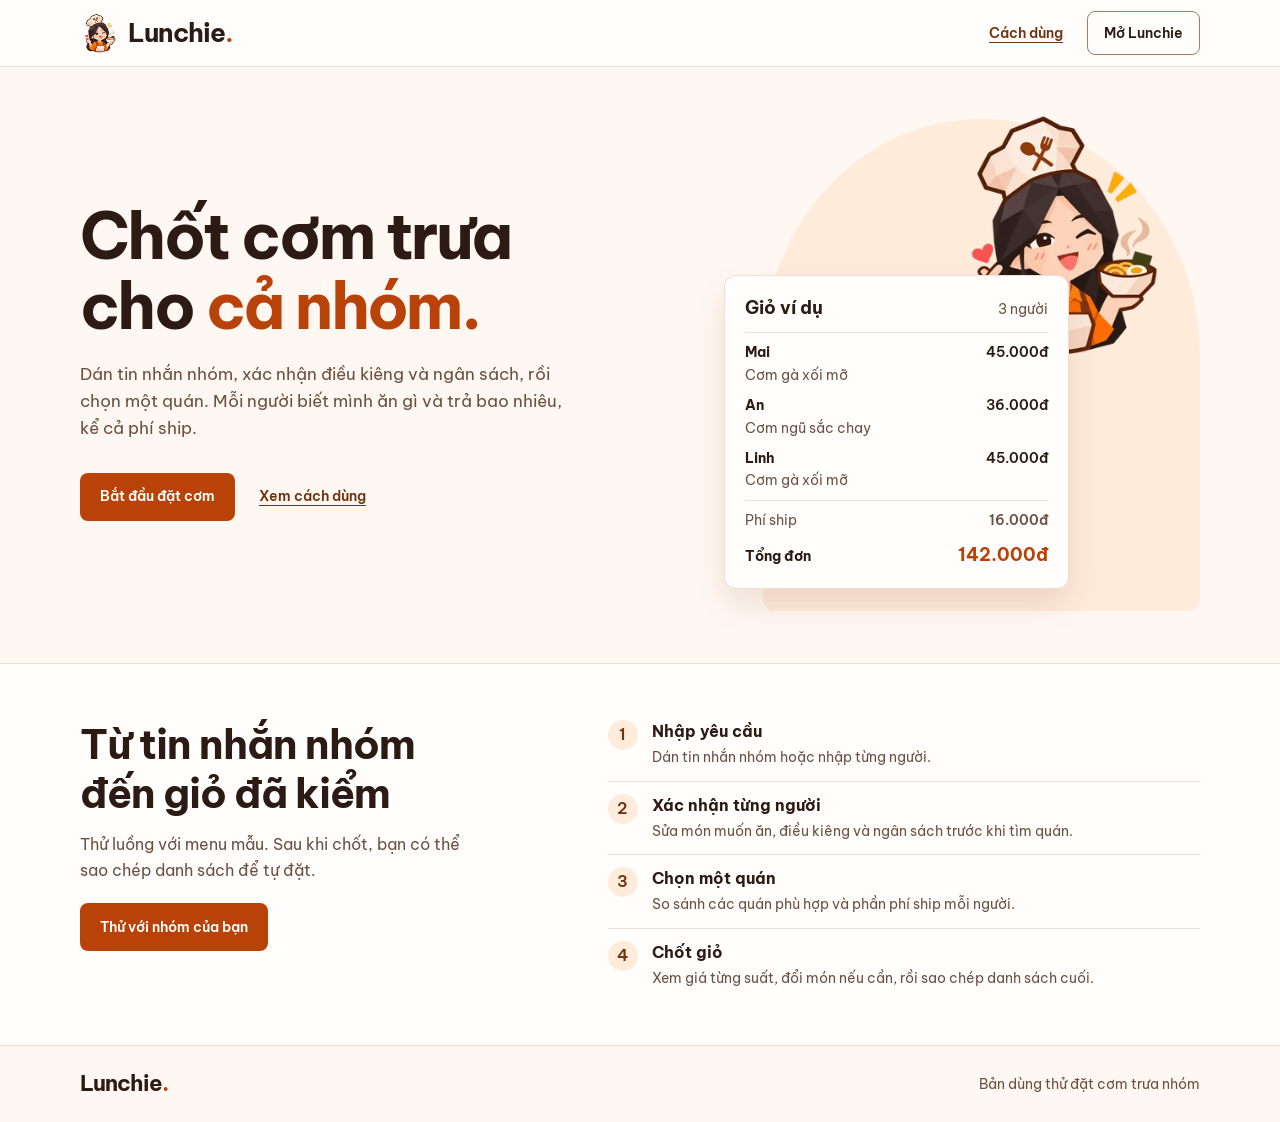
<file: codebase/web/index.html>
<!doctype html>
<html lang="vi">
<head>
  <meta charset="utf-8">
  <meta name="viewport" content="width=device-width, initial-scale=1">
  <meta name="theme-color" content="#FFF8F2">
  <meta name="description" content="Lunchie giúp bạn gom yêu cầu, chọn một quán và chốt giỏ cơm trưa cho cả nhóm với phí ship rõ ràng.">
  <title>Lunchie | Đặt cơm trưa nhóm</title>
  <link rel="icon" href="assets/chef.webp" type="image/webp">
  <link rel="stylesheet" href="assets/fonts/fonts.css">
  <link rel="stylesheet" href="style.css">
  <link rel="stylesheet" href="landing.css">
</head>
<body class="landing">
  <header class="site-header">
    <div class="frame header-inner">
      <a class="wordmark navbar-brand" href="./" aria-label="Lunchie, trang giới thiệu">
        <img src="assets/chef.webp" alt="" width="40" height="40">
        <span class="brand-name">Lunchie<span aria-hidden="true">.</span></span>
      </a>
      <nav class="landing-nav" aria-label="Điều hướng chính">
        <a class="landing-link" href="#cach-dung">Cách dùng</a>
        <a class="button secondary" href="app.html">Mở Lunchie</a>
      </nav>
    </div>
  </header>
  <main>
    <section class="frame landing-hero" aria-labelledby="landing-title">
      <div class="hero-copy">
        <h1 id="landing-title">Chốt cơm trưa<br class="desktop-break"> cho <em>cả nhóm.</em></h1>
        <p>Dán tin nhắn nhóm, xác nhận điều kiêng và ngân sách, rồi chọn một quán. Mỗi người biết mình ăn gì và trả bao nhiêu, kể cả phí ship.</p>
        <div class="hero-actions">
          <a class="button primary" href="app.html">Bắt đầu đặt cơm</a>
          <a class="landing-link" href="#cach-dung">Xem cách dùng</a>
        </div>
      </div>
      <div class="hero-visual">
        <img class="hero-mascot" src="assets/chef.webp" alt="" width="288" height="292" fetchpriority="high">
        <div class="sample-order">
          <div class="sample-heading"><strong>Giỏ ví dụ</strong><span>3 người</span></div>
          <dl class="sample-lines">
            <div><dt><strong>Mai</strong> <span>Cơm gà xối mỡ</span></dt><dd class="money">45.000đ</dd></div>
            <div><dt><strong>An</strong> <span>Cơm ngũ sắc chay</span></dt><dd class="money">36.000đ</dd></div>
            <div><dt><strong>Linh</strong> <span>Cơm gà xối mỡ</span></dt><dd class="money">45.000đ</dd></div>
            <div class="sample-ship"><dt>Phí ship</dt><dd class="money">16.000đ</dd></div>
            <div class="sample-total"><dt>Tổng đơn</dt><dd class="money">142.000đ</dd></div>
          </dl>
        </div>
      </div>
    </section>
    <section class="landing-how" id="cach-dung" aria-labelledby="how-title">
      <div class="frame how-layout">
        <div class="how-intro">
          <h2 id="how-title">Từ tin nhắn nhóm<br class="desktop-break"> đến giỏ đã kiểm</h2>
          <p>Thử luồng với menu mẫu. Sau khi chốt, bạn có thể sao chép danh sách để tự đặt.</p>
          <a class="button primary" href="app.html">Thử với nhóm của bạn</a>
        </div>
        <ol class="how-steps" role="list">
          <li><span aria-hidden="true">1</span><div><h3>Nhập yêu cầu</h3><p>Dán tin nhắn nhóm hoặc nhập từng người.</p></div></li>
          <li><span aria-hidden="true">2</span><div><h3>Xác nhận từng người</h3><p>Sửa món muốn ăn, điều kiêng và ngân sách trước khi tìm quán.</p></div></li>
          <li><span aria-hidden="true">3</span><div><h3>Chọn một quán</h3><p>So sánh các quán phù hợp và phần phí ship mỗi người.</p></div></li>
          <li><span aria-hidden="true">4</span><div><h3>Chốt giỏ</h3><p>Xem giá từng suất, đổi món nếu cần, rồi sao chép danh sách cuối.</p></div></li>
        </ol>
      </div>
    </section>
  </main>
  <footer class="landing-footer frame">
    <a class="wordmark" href="./" aria-label="Lunchie, trang giới thiệu">Lunchie<span aria-hidden="true">.</span></a>
    <p>Bản dùng thử đặt cơm trưa nhóm</p>
  </footer>
</body>
</html>
</file>
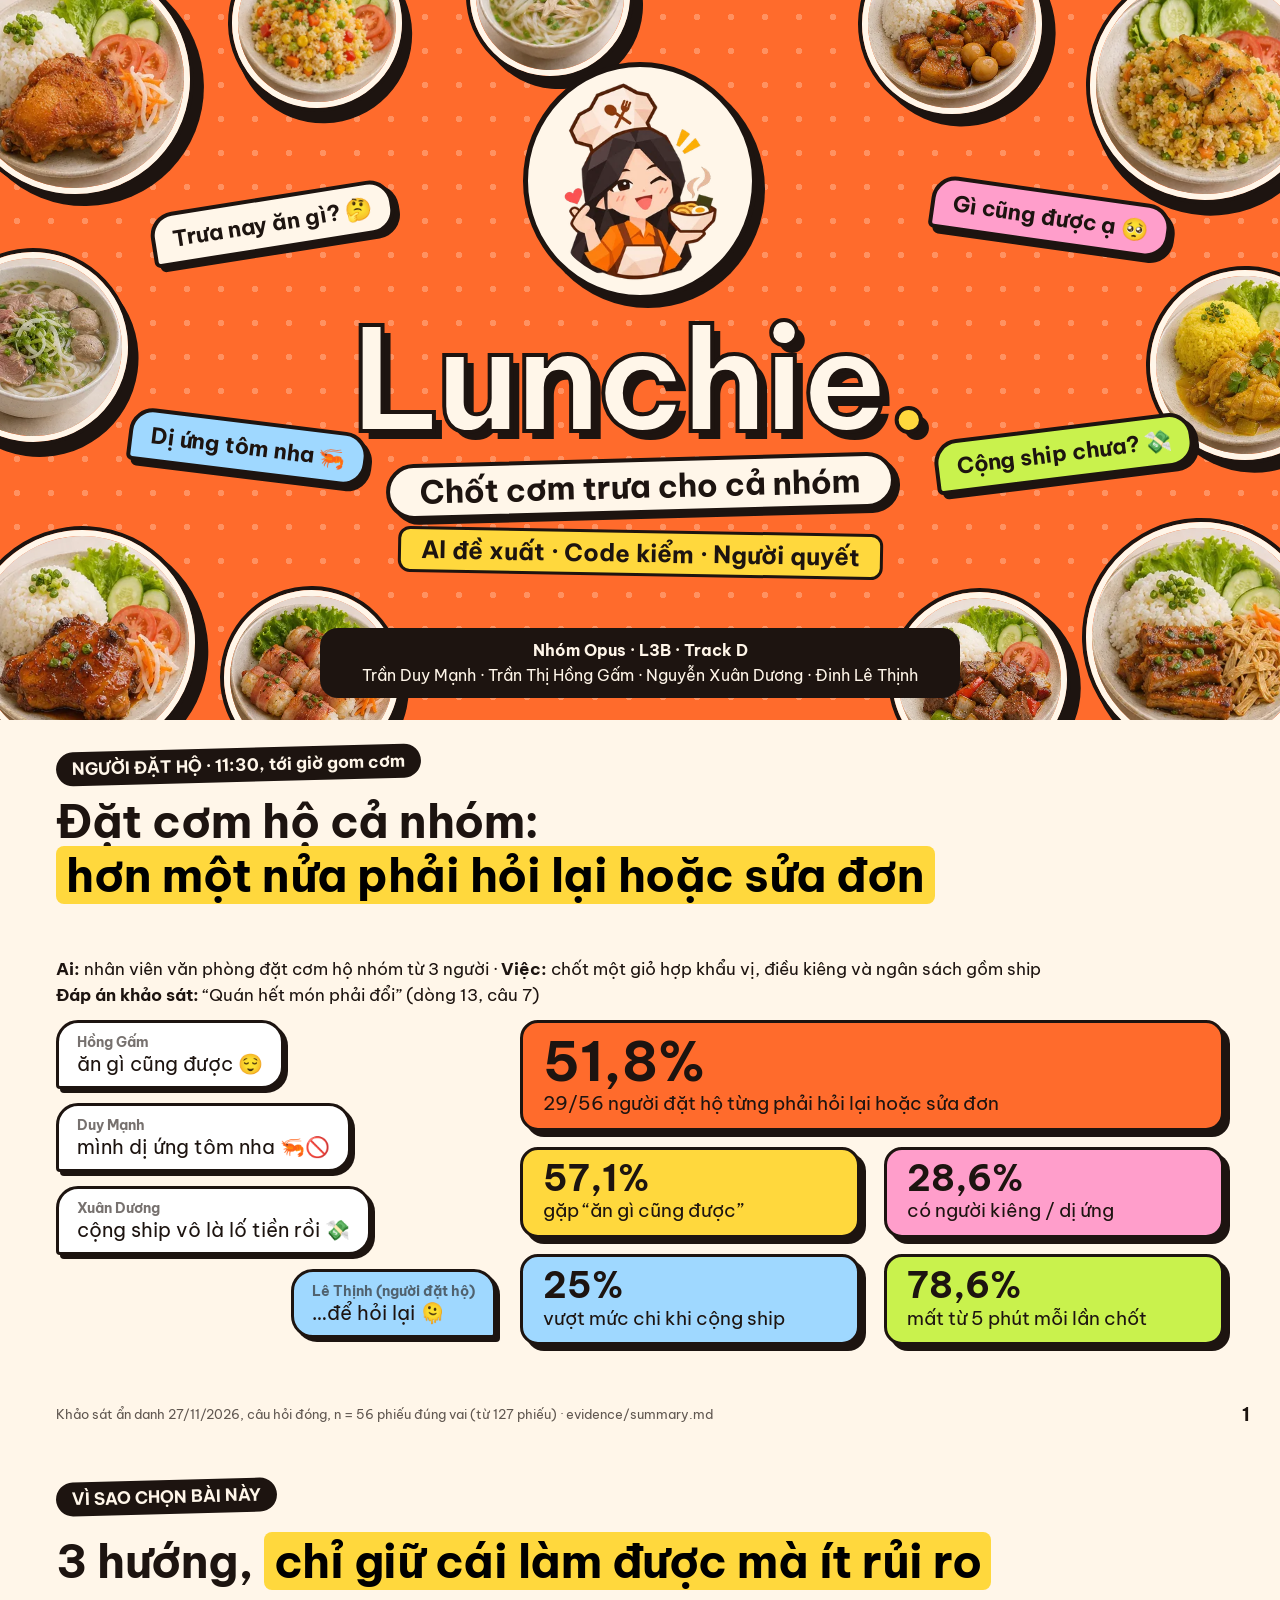
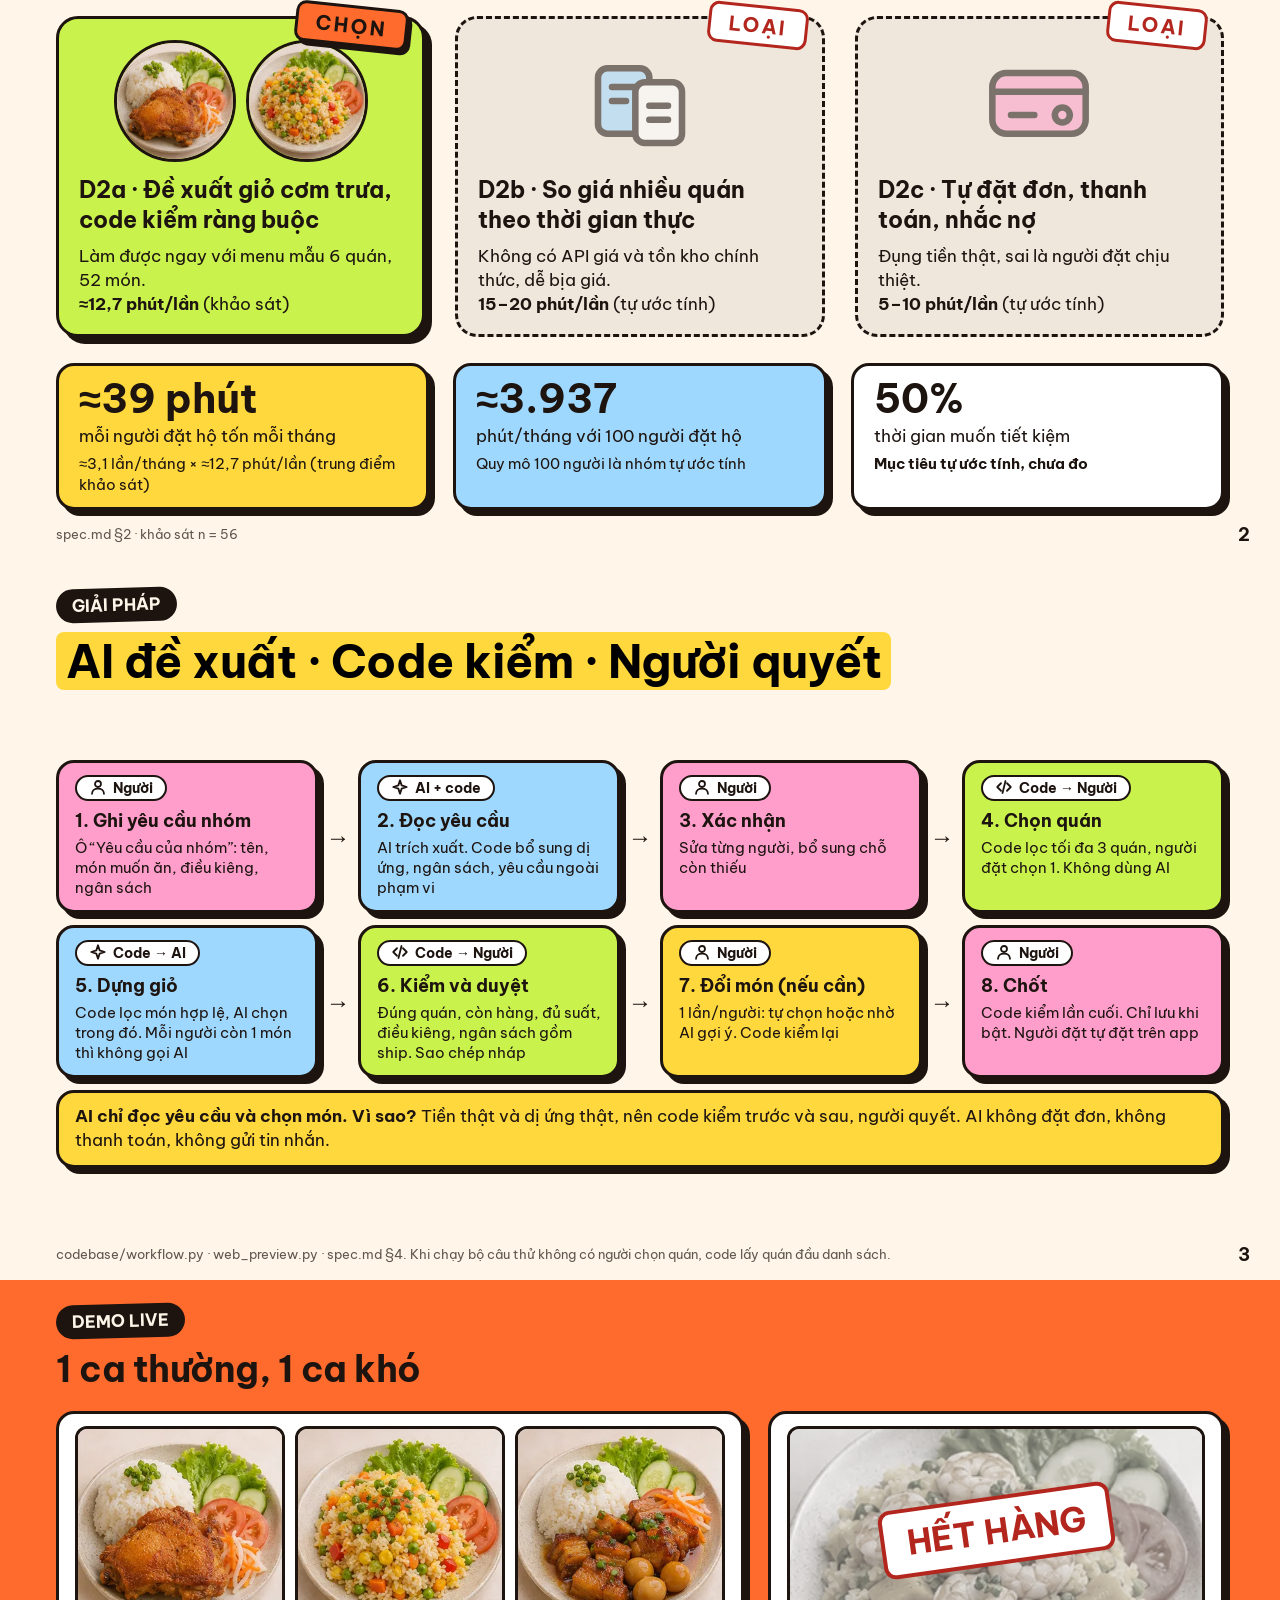
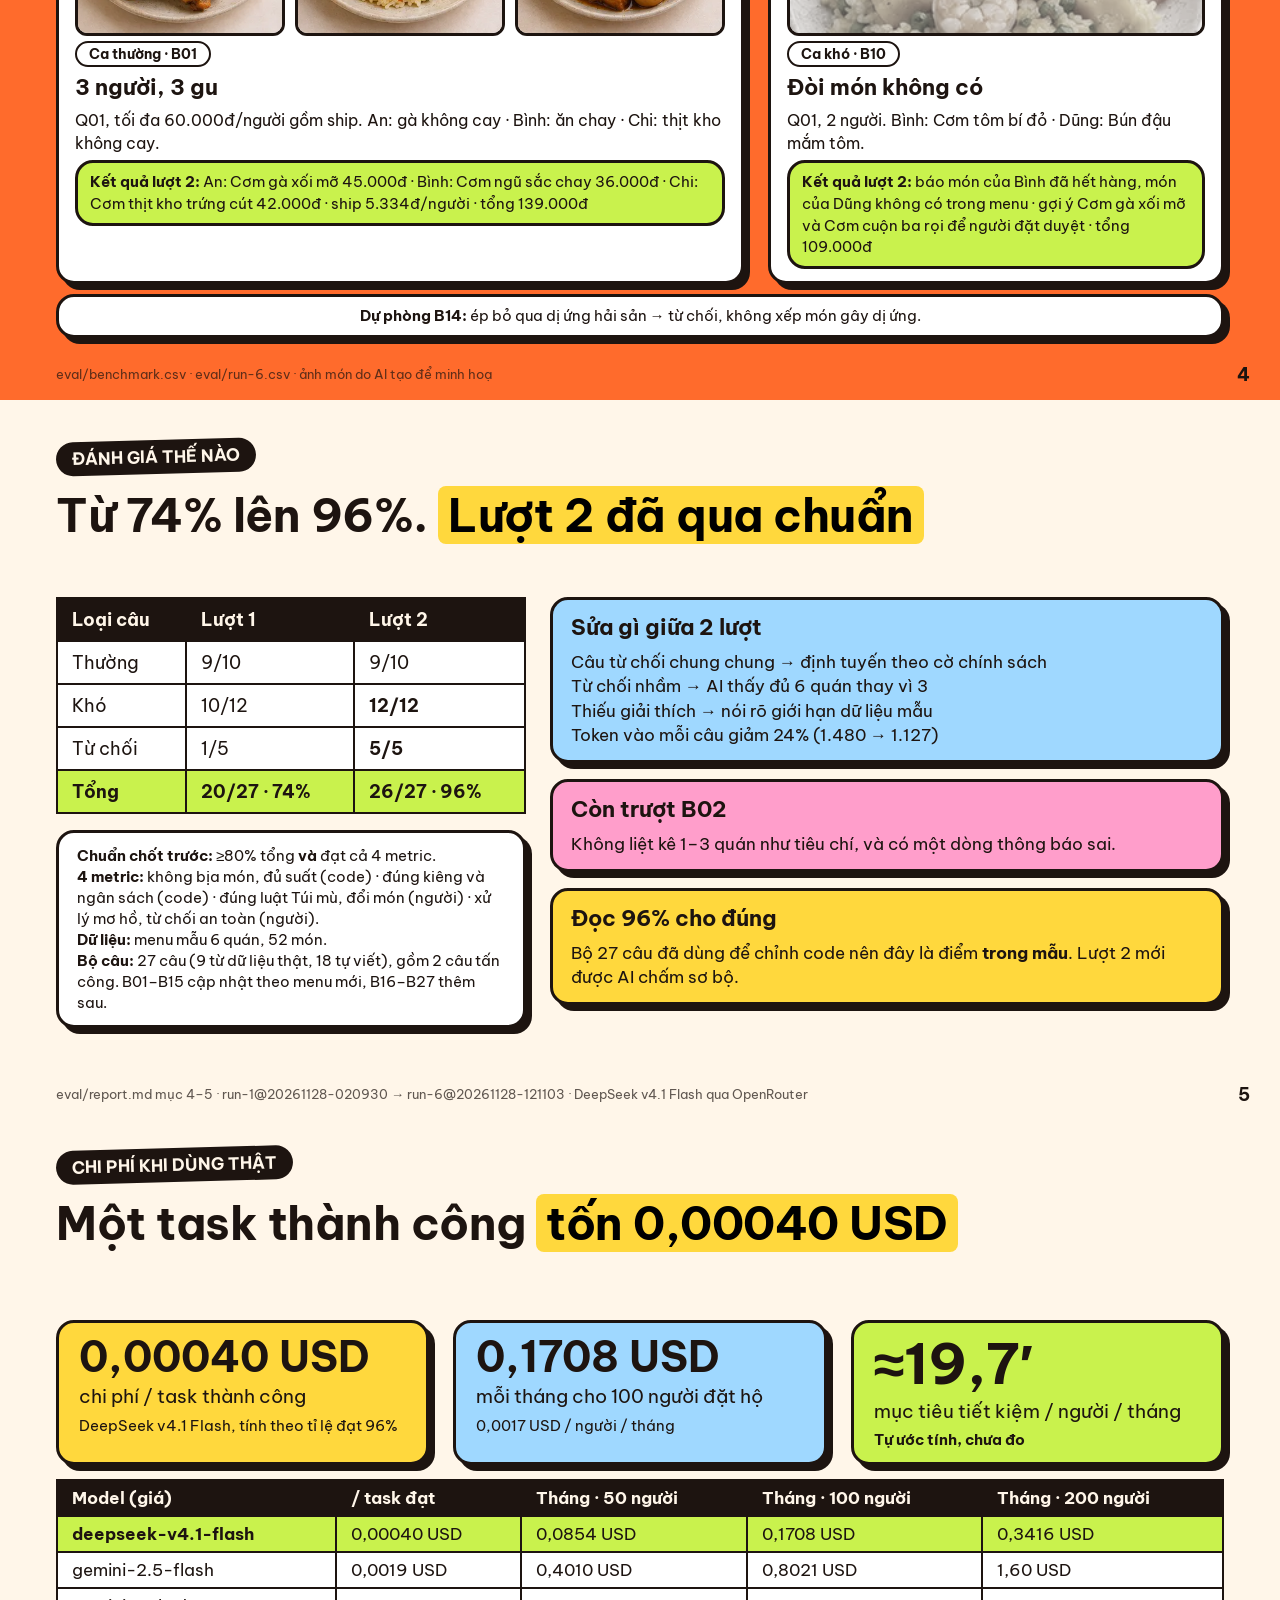
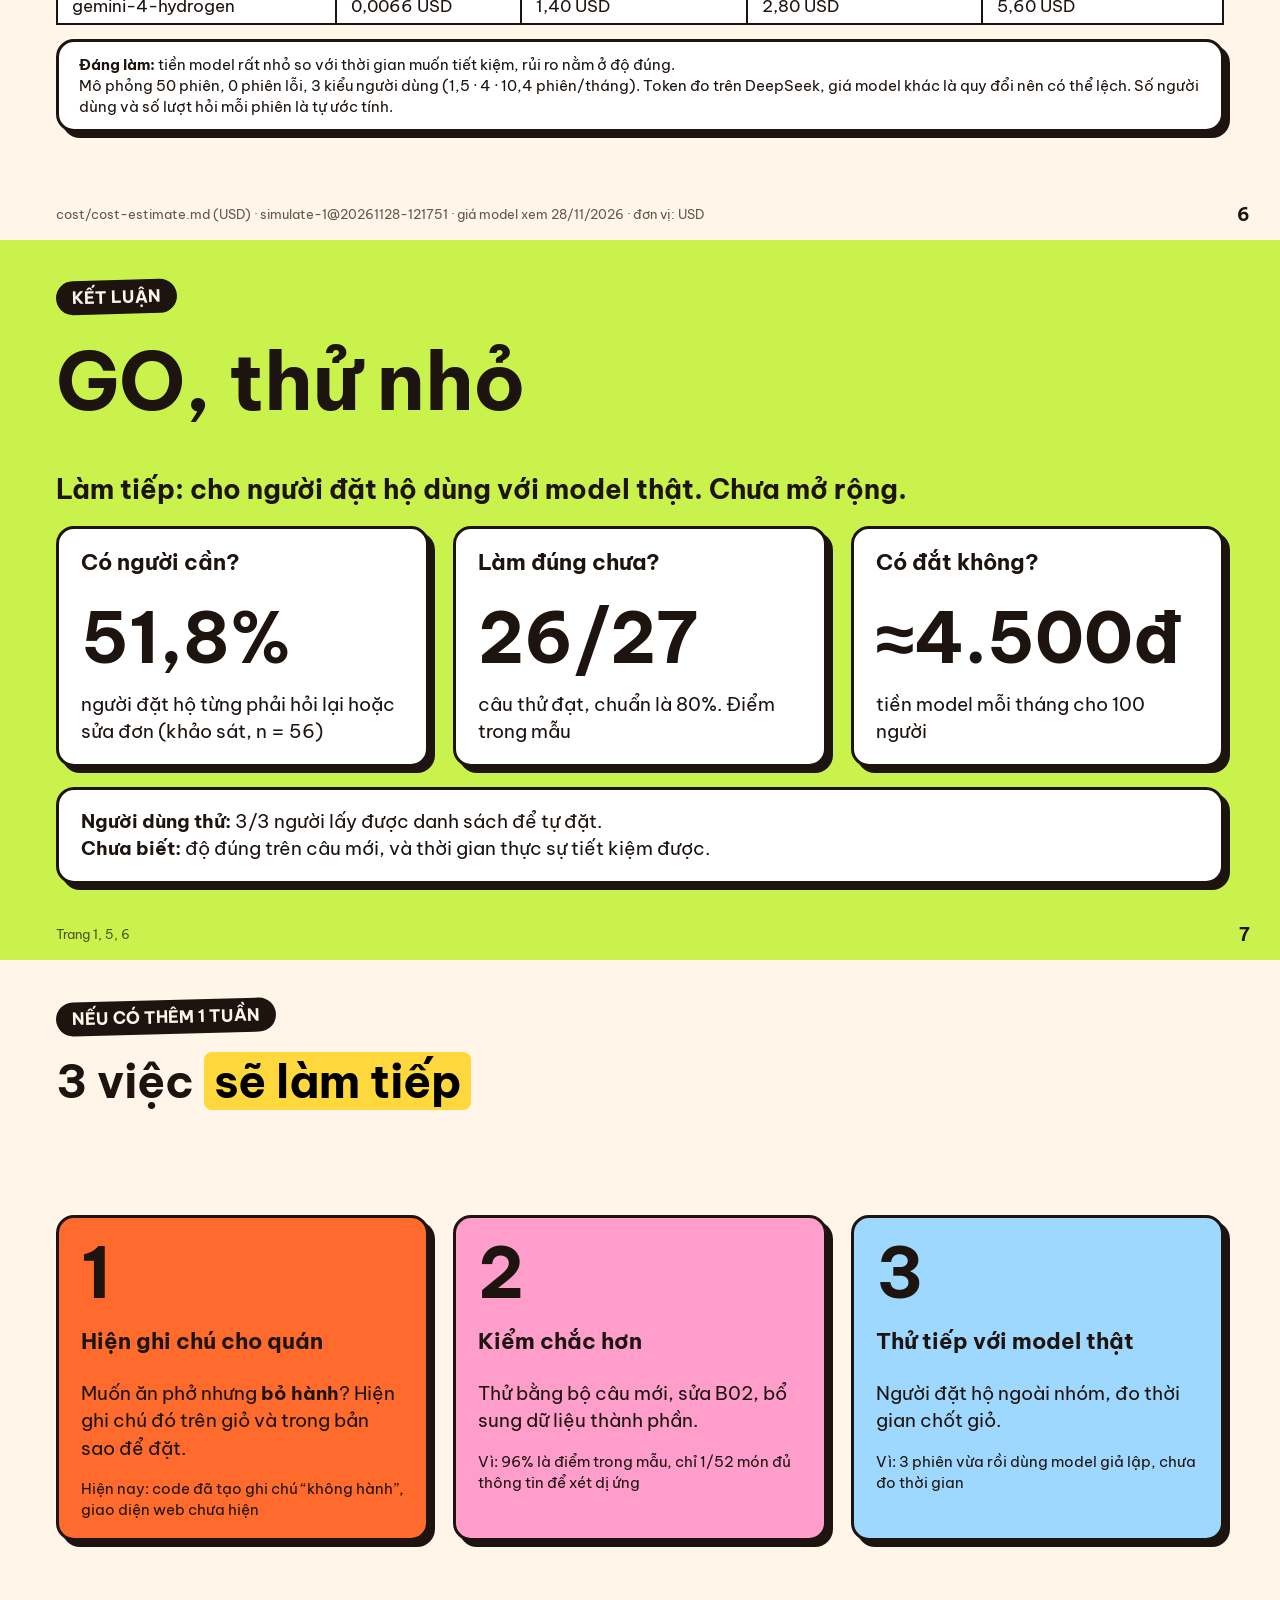
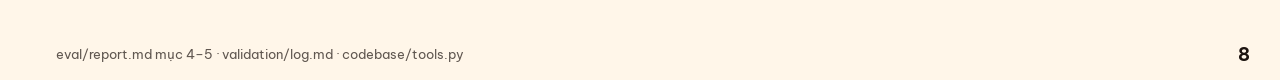
<file: slides/demo-slides.html>
<!doctype html>
<html lang="vi">
<head>
<meta charset="utf-8">
<title>Lunchie · Nhóm Opus · L3B</title>
<link rel="stylesheet" href="../codebase/web/assets/fonts/fonts.css">
<style>
@page { size: 1280px 720px; margin: 0; }
* { box-sizing: border-box; margin: 0; padding: 0; -webkit-print-color-adjust: exact; print-color-adjust: exact; }
:root { --ink:#1d1410; --cream:#fff6e9; --orange:#ff6b2c; --lime:#c9f24d; --pink:#ff9ecb; --blue:#9fd8ff; --yellow:#ffd83d; }
body { font-family: "Be Vietnam Pro", "Segoe UI", sans-serif; color: var(--ink); }
.slide { width:1280px; height:720px; padding:40px 56px; position:relative; overflow:hidden; background:var(--cream); break-after:page; display:flex; flex-direction:column; gap:20px; }
.slide:last-child { break-after:auto; }
.slide > h1 + * { margin-top:auto; }
.slide > .src { margin:0; }
.slide { padding-bottom:52px; }
.slide > .src + .num { margin:0; }
.slide > :nth-last-child(3) { margin-bottom:auto; }
.tag { align-self:flex-start; background:var(--ink); color:var(--cream); font-weight:700; font-size:17px; padding:6px 16px; border-radius:99px; transform:rotate(-1.5deg); }
h1 { font-size:46px; line-height:1.18; letter-spacing:-.5px; }
mark { background:var(--yellow); padding:0 10px; border-radius:8px; }
.row { display:flex; gap:24px; align-items:stretch; }
.col { flex:1; display:flex; flex-direction:column; gap:16px; }
.card { background:#fff; border:3px solid var(--ink); border-radius:18px; box-shadow:6px 6px 0 var(--ink); padding:18px 22px; font-size:19px; line-height:1.45; }
.card h3 { font-size:22px; margin-bottom:6px; }
.lime{background:var(--lime)} .pink{background:var(--pink)} .blue{background:var(--blue)} .yellow{background:var(--yellow)} .orange{background:var(--orange)}
.big { font-size:70px; font-weight:700; line-height:1.05; }
.small { font-size:15px; line-height:1.4; }
.src { position:absolute; left:56px; bottom:18px; font-size:13px; opacity:.7; max-width:1050px; }
.s2 .big { font-size:40px; white-space:nowrap; }
.s2 > .row > .card { padding:12px 20px; font-size:17px; }
.s3 { gap:14px; }
.s3 .card { padding:12px 16px; }
.s3 .flow .card { font-size:16px; line-height:1.38; }
.s3 .row .card { font-size:17px; }
.s5 { gap:14px; }
.s5 .card { padding:12px 18px; font-size:17px; }
.s5 .card.small { font-size:15px; }
.ico { width:18px; height:18px; vertical-align:-3px; margin-right:6px; }
.card h3 .ico { width:28px; height:28px; vertical-align:-6px; margin-right:8px; }
.way { position:relative; flex:1; display:flex; flex-direction:column; gap:10px; background:#fff; border:3px solid var(--ink); border-radius:22px; box-shadow:7px 7px 0 var(--ink); padding:18px 20px; }
.way h3 { font-size:23px; line-height:1.3; }
.way p { font-size:17px; line-height:1.4; }
.way .art { height:128px; display:flex; align-items:center; justify-content:center; gap:10px; }
.way .art img { width:122px; height:122px; object-fit:cover; border-radius:50%; border:3px solid var(--ink); }
.way .art svg { width:112px; height:112px; stroke-width:1.4; }
.way.off { background:#efe7dc; box-shadow:none; border-style:dashed; }
.way.off .art { opacity:.55; }
.stamp { position:absolute; top:-14px; right:14px; font-weight:700; font-size:20px; letter-spacing:2px; padding:5px 18px; border-radius:10px; border:3px solid var(--ink); transform:rotate(6deg); }
.stamp.yes { background:var(--orange); box-shadow:4px 4px 0 var(--ink); }
.stamp.no { background:#fff; color:#b3261e; border-color:#b3261e; }
.photo { width:100%; height:92px; object-fit:cover; border-radius:12px; border:3px solid var(--ink); margin-bottom:10px; }
.s4 { gap:14px; }
.s4 .card { padding:12px 18px; font-size:17px; gap:6px; }
.s4 h3 { margin:0; }
.s5 .col, .s6 .col { min-width:0; }
.num { position:absolute; right:30px; bottom:14px; font-weight:700; font-size:18px; }
.sticker { position:absolute; border:3px solid var(--ink); border-radius:99px; padding:8px 20px; font-weight:700; font-size:19px; box-shadow:4px 4px 0 var(--ink); }
.bubble { align-self:flex-start; background:#fff; border:3px solid var(--ink); border-radius:22px 22px 22px 4px; padding:10px 18px; font-size:20px; box-shadow:4px 4px 0 var(--ink); }
.bubble.me { align-self:flex-end; background:var(--blue); border-radius:22px 22px 4px 22px; }
.bubble b { font-size:14px; display:block; opacity:.6; }
.mascot { position:absolute; }
table { width:100%; border-collapse:collapse; background:#fff; font-size:18px; }
th,td { border:2.5px solid var(--ink); padding:9px 14px; text-align:left; vertical-align:top; }
th { background:var(--ink); color:var(--cream); }
.flow { display:flex; align-items:stretch; gap:12px; }
.flow .card { flex:1; font-size:17px; }
.arrow { align-self:center; font-size:32px; font-weight:700; }
.who { display:inline-block; font-size:14px; font-weight:700; border:2px solid var(--ink); border-radius:99px; padding:1px 12px; background:#fff; margin-bottom:8px; }
.whom { font-size:17px; line-height:1.5; }
.slide.s3 { gap:12px; padding-top:28px; }
.s3 .card.slice { font-size:17px; line-height:1.4; }
.s3 .flow { gap:8px; }
.s3 .flow .card.step { flex:1 1 0; font-size:15px; line-height:1.35; }
.s3 .card.step h3 { font-size:18px; margin-bottom:4px; }
.s3 .arrow { font-size:24px; }
.shots { display:flex; gap:10px; height:210px; flex:none; }
.shots > img, .shots .gone { flex:1; min-width:0; height:210px; border-radius:12px; border:3px solid var(--ink); object-fit:cover; }
.gone { position:relative; overflow:hidden; display:flex; align-items:center; justify-content:center; }
.gone img { position:absolute; inset:0; width:100%; height:100%; object-fit:cover; filter:grayscale(.85) opacity(.8); object-position:center 25%; }
.gone span { position:relative; background:#fff; color:#b3261e; border:4px solid #b3261e; border-radius:12px; padding:6px 22px; font-weight:700; font-size:34px; transform:rotate(-8deg); }
.slide.s4 { gap:10px; padding-top:24px; }
.s4 h1 { font-size:36px; }
.s4 .card { font-size:16px; gap:5px; padding:12px 16px; }
.s4 .card .who { align-self:flex-start; margin:0; }
.s4 .card.out { font-size:15px; box-shadow:none; padding:8px 12px; }
.s4 .card.strip { text-align:center; font-size:15px; padding:8px 16px; }
.slide.s1 { gap:12px; padding-top:28px; }
.s1 .card { padding:10px 20px; }
.s1 .card .big { font-size:54px; }
.s1 .card.col .big { font-size:36px !important; }
.slide.s6 { gap:14px; padding-top:28px; }
.s6 .big { font-size:56px; }
.s6 .card { padding:12px 20px; }
.s6 th, .s6 td { padding:6px 14px; font-size:17px; }
.slide.cover { display:block; padding:0; background:var(--orange) radial-gradient(rgba(255,246,233,.28) 3px, transparent 3.5px) 0 0 / 34px 34px; }
.cover .dishpop { position:absolute; object-fit:cover; border-radius:50%; border:6px solid var(--cream); box-shadow:0 0 0 4px var(--ink), 8px 10px 0 4px var(--ink); }
.cover .center { position:absolute; left:0; right:0; top:62px; display:flex; flex-direction:column; align-items:center; gap:8px; }
.cover .chef { height:238px; background:var(--cream); border:5px solid var(--ink); border-radius:50%; padding:12px; box-shadow:8px 8px 0 var(--ink); }
.cover .name { font-size:142px; font-weight:700; line-height:1; letter-spacing:-4px; color:var(--cream); -webkit-text-stroke:4px var(--ink); text-shadow:8px 8px 0 var(--ink); }
.cover .name span { color:var(--yellow); }
.cover .line { font-size:32px; font-weight:700; background:var(--cream); border:4px solid var(--ink); border-radius:99px; padding:4px 30px; box-shadow:5px 5px 0 var(--ink); transform:rotate(-1.5deg); }
.cover .motto { margin-top:8px; font-size:24px; font-weight:700; background:var(--yellow); border:3px solid var(--ink); border-radius:12px; padding:5px 20px; transform:rotate(1deg); }
.cover .stick { position:absolute; font-size:22px; font-weight:700; border:4px solid var(--ink); border-radius:24px 24px 24px 6px; padding:9px 18px; box-shadow:5px 5px 0 var(--ink); white-space:nowrap; }
.cover .team { position:absolute; left:50%; bottom:22px; transform:translateX(-50%); width:640px; text-align:center; font-size:16px; line-height:1.55; background:var(--ink); color:var(--cream); border-radius:18px; padding:10px 14px; }
</style>
</head>
<body>

<!-- 0 -->
<section class="slide cover">
  <img class="dishpop" src="../codebase/web/assets/menu/q01-m01.webp" alt="" style="left:-40px; top:-36px; width:230px; height:230px; transform:rotate(-12deg)">
  <img class="dishpop" src="../codebase/web/assets/menu/q01-m14.webp" alt="" style="left:232px; top:-62px; width:170px; height:170px; transform:rotate(10deg)">
  <img class="dishpop" src="../codebase/web/assets/menu/q03-m08.webp" alt="" style="left:470px; top:-84px; width:160px; height:160px; transform:rotate(-6deg)">
  <img class="dishpop" src="../codebase/web/assets/menu/q01-m04.webp" alt="" style="left:862px; top:-66px; width:180px; height:180px; transform:rotate(-10deg)">
  <img class="dishpop" src="../codebase/web/assets/menu/q01-m13.webp" alt="" style="left:1090px; top:-30px; width:230px; height:230px; transform:rotate(14deg)">
  <img class="dishpop" src="../codebase/web/assets/menu/q03-m11.webp" alt="" style="left:-62px; top:252px; width:190px; height:190px; transform:rotate(8deg)">
  <img class="dishpop" src="../codebase/web/assets/menu/q01-m15.webp" alt="" style="left:1150px; top:270px; width:190px; height:190px; transform:rotate(-9deg)">
  <img class="dishpop" src="../codebase/web/assets/menu/q01-m09.webp" alt="" style="left:-30px; top:530px; width:225px; height:225px; transform:rotate(-8deg)">
  <img class="dishpop" src="../codebase/web/assets/menu/q01-m12.webp" alt="" style="left:224px; top:590px; width:175px; height:175px; transform:rotate(12deg)">
  <img class="dishpop" src="../codebase/web/assets/menu/q02-m01.webp" alt="" style="left:892px; top:592px; width:175px; height:175px; transform:rotate(-11deg)">
  <img class="dishpop" src="../codebase/web/assets/menu/q01-m16.webp" alt="" style="left:1086px; top:522px; width:230px; height:230px; transform:rotate(9deg)">
  <div class="stick" style="background:var(--cream); left:150px; top:196px; transform:rotate(-9deg)">Trưa nay ăn gì? 🤔</div>
  <div class="stick" style="background:var(--pink); left:930px; top:190px; transform:rotate(8deg)">Gì cũng được ạ 🥺</div>
  <div class="stick" style="background:var(--blue); left:128px; top:420px; transform:rotate(7deg)">Dị ứng tôm nha 🦐</div>
  <div class="stick" style="background:var(--lime); left:934px; top:426px; transform:rotate(-7deg)">Cộng ship chưa? 💸</div>
  <div class="center">
    <img class="chef" src="../codebase/web/assets/chef.webp" alt="">
    <div class="name">Lunchie<span>.</span></div>
    <div class="line">Chốt cơm trưa cho cả nhóm</div>
    <div class="motto">AI đề xuất · Code kiểm · Người quyết</div>
  </div>
  <div class="team"><b>Nhóm Opus · L3B · Track D</b><br>Trần Duy Mạnh · Trần Thị Hồng Gấm · Nguyễn Xuân Dương · Đinh Lê Thịnh</div>
</section>

<!-- 1 -->
<section class="slide s1">
  <span class="tag">NGƯỜI ĐẶT HỘ · 11:30, tới giờ gom cơm</span>
  <h1>Đặt cơm hộ cả nhóm:<br><mark>hơn một nửa phải hỏi lại hoặc sửa đơn</mark></h1>
  <div class="whom"><b>Ai:</b> nhân viên văn phòng đặt cơm hộ nhóm từ 3 người · <b>Việc:</b> chốt một giỏ hợp khẩu vị, điều kiêng và ngân sách gồm ship<br><b>Đáp án khảo sát:</b> “Quán hết món phải đổi” (dòng 13, câu 7)</div>
  <div class="row">
    <div class="col" style="flex:0 0 440px; gap:14px">
      <div class="bubble"><b>Hồng Gấm</b>ăn gì cũng được 😌</div>
      <div class="bubble"><b>Duy Mạnh</b>mình dị ứng tôm nha 🦐🚫</div>
      <div class="bubble"><b>Xuân Dương</b>cộng ship vô là lố tiền rồi 💸</div>
      <div class="bubble me"><b>Lê Thịnh (người đặt hộ)</b>…để hỏi lại 🫠</div>    </div>
    <div class="col">
      <div class="card orange"><div class="big">51,8%</div>29/56 người đặt hộ từng phải hỏi lại hoặc sửa đơn</div>
      <div class="row">
        <div class="card yellow col" style="gap:0"><div class="big" style="font-size:44px">57,1%</div>gặp “ăn gì cũng được”</div>
        <div class="card pink col" style="gap:0"><div class="big" style="font-size:44px">28,6%</div>có người kiêng / dị ứng</div>
      </div>
      <div class="row">
        <div class="card blue col" style="gap:0"><div class="big" style="font-size:44px">25%</div>vượt mức chi khi cộng ship</div>
        <div class="card lime col" style="gap:0"><div class="big" style="font-size:44px">78,6%</div>mất từ 5 phút mỗi lần chốt</div>
      </div>
    </div>
  </div>
  <div class="src">Khảo sát ẩn danh 27/11/2026, câu hỏi đóng, n = 56 phiếu đúng vai (từ 127 phiếu) · evidence/summary.md</div><div class="num">1</div>
</section>

<!-- 2 -->
<section class="slide s2">
  <span class="tag">VÌ SAO CHỌN BÀI NÀY</span>
  <h1>3 hướng, <mark>chỉ giữ cái làm được mà ít rủi ro</mark></h1>
  <div class="row" style="gap:30px; margin-top:8px">
    <div class="way" style="background:var(--lime)"><span class="stamp yes">CHỌN</span>
      <div class="art"><img src="../codebase/web/assets/menu/q01-m01.webp" alt=""><img src="../codebase/web/assets/menu/q01-m14.webp" alt=""></div>
      <h3>D2a · Đề xuất giỏ cơm trưa, code kiểm ràng buộc</h3><p>Làm được ngay với menu mẫu 6 quán, 52 món.<br><b>≈12,7 phút/lần</b> (khảo sát)</p></div>
    <div class="way off"><span class="stamp no">LOẠI</span>
      <div class="art"><svg class="" viewBox="0 0 24 24" fill="none" stroke="#1d1410" stroke-width="2.4" stroke-linecap="round" stroke-linejoin="round"><rect x="3" y="5" width="11" height="14" rx="2" fill="#9fd8ff"/><rect x="11" y="8" width="10" height="13" rx="2" fill="#fff"/><path d="M6 9h5M6 12h3M14 13h4M14 16h4"/></svg></div>
      <h3>D2b · So giá nhiều quán theo thời gian thực</h3><p>Không có API giá và tồn kho chính thức, dễ bịa giá.<br><b>15–20 phút/lần</b> (tự ước tính)</p></div>
    <div class="way off"><span class="stamp no">LOẠI</span>
      <div class="art"><svg class="" viewBox="0 0 24 24" fill="none" stroke="#1d1410" stroke-width="2.4" stroke-linecap="round" stroke-linejoin="round"><rect x="2" y="6" width="20" height="13" rx="3" fill="#ff9ecb"/><path d="M2 10h20M6 15h5"/><circle cx="17" cy="15" r="1.6"/></svg></div>
      <h3>D2c · Tự đặt đơn, thanh toán, nhắc nợ</h3><p>Đụng tiền thật, sai là người đặt chịu thiệt.<br><b>5–10 phút/lần</b> (tự ước tính)</p></div>
  </div>
  <div class="row" style="margin-top:6px">
    <div class="card yellow col" style="gap:4px"><div class="big">≈39 phút</div>mỗi người đặt hộ tốn mỗi tháng<br><span class="small">≈3,1 lần/tháng × ≈12,7 phút/lần (trung điểm khảo sát)</span></div>
    <div class="card blue col" style="gap:4px"><div class="big">≈3.937</div>phút/tháng với 100 người đặt hộ<br><span class="small">Quy mô 100 người là nhóm tự ước tính</span></div>
    <div class="card col" style="gap:4px"><div class="big">50%</div>thời gian muốn tiết kiệm<br><span class="small"><b>Mục tiêu tự ước tính, chưa đo</b></span></div>
  </div>
  <div class="src">spec.md §2 · khảo sát n = 56</div><div class="num">2</div>
</section>

<!-- 3 -->
<section class="slide s3">
  <span class="tag">GIẢI PHÁP</span>
  <h1><mark>AI đề xuất · Code kiểm · Người quyết</mark></h1>
  <div class="flow"><div class="card pink step"><span class="who"><svg class="ico" viewBox="0 0 24 24" fill="none" stroke="#1d1410" stroke-width="2.4" stroke-linecap="round" stroke-linejoin="round"><circle cx="12" cy="8" r="4"/><path d="M4 21c0-4.4 3.6-7 8-7s8 2.6 8 7"/></svg>Người</span><h3>1. Ghi yêu cầu nhóm</h3>Ô “Yêu cầu của nhóm”: tên, món muốn ăn, điều kiêng, ngân sách</div><div class="arrow">→</div><div class="card blue step"><span class="who"><svg class="ico" viewBox="0 0 24 24" fill="none" stroke="#1d1410" stroke-width="2.4" stroke-linecap="round" stroke-linejoin="round"><path d="M12 3l2.2 6.8L21 12l-6.8 2.2L12 21l-2.2-6.8L3 12l6.8-2.2z"/></svg>AI + code</span><h3>2. Đọc yêu cầu</h3>AI trích xuất. Code bổ sung dị ứng, ngân sách, yêu cầu ngoài phạm vi</div><div class="arrow">→</div><div class="card pink step"><span class="who"><svg class="ico" viewBox="0 0 24 24" fill="none" stroke="#1d1410" stroke-width="2.4" stroke-linecap="round" stroke-linejoin="round"><circle cx="12" cy="8" r="4"/><path d="M4 21c0-4.4 3.6-7 8-7s8 2.6 8 7"/></svg>Người</span><h3>3. Xác nhận</h3>Sửa từng người, bổ sung chỗ còn thiếu</div><div class="arrow">→</div><div class="card lime step"><span class="who"><svg class="ico" viewBox="0 0 24 24" fill="none" stroke="#1d1410" stroke-width="2.4" stroke-linecap="round" stroke-linejoin="round"><path d="M8 7l-5 5 5 5M16 7l5 5-5 5M14 4l-4 16"/></svg>Code → Người</span><h3>4. Chọn quán</h3>Code lọc tối đa 3 quán, người đặt chọn 1. Không dùng AI</div></div>
  <div class="flow"><div class="card blue step"><span class="who"><svg class="ico" viewBox="0 0 24 24" fill="none" stroke="#1d1410" stroke-width="2.4" stroke-linecap="round" stroke-linejoin="round"><path d="M12 3l2.2 6.8L21 12l-6.8 2.2L12 21l-2.2-6.8L3 12l6.8-2.2z"/></svg>Code → AI</span><h3>5. Dựng giỏ</h3>Code lọc món hợp lệ, AI chọn trong đó. Mỗi người còn 1 món thì không gọi AI</div><div class="arrow">→</div><div class="card lime step"><span class="who"><svg class="ico" viewBox="0 0 24 24" fill="none" stroke="#1d1410" stroke-width="2.4" stroke-linecap="round" stroke-linejoin="round"><path d="M8 7l-5 5 5 5M16 7l5 5-5 5M14 4l-4 16"/></svg>Code → Người</span><h3>6. Kiểm và duyệt</h3>Đúng quán, còn hàng, đủ suất, điều kiêng, ngân sách gồm ship. Sao chép nháp</div><div class="arrow">→</div><div class="card yellow step"><span class="who"><svg class="ico" viewBox="0 0 24 24" fill="none" stroke="#1d1410" stroke-width="2.4" stroke-linecap="round" stroke-linejoin="round"><circle cx="12" cy="8" r="4"/><path d="M4 21c0-4.4 3.6-7 8-7s8 2.6 8 7"/></svg>Người</span><h3>7. Đổi món (nếu cần)</h3>1 lần/người: tự chọn hoặc nhờ AI gợi ý. Code kiểm lại</div><div class="arrow">→</div><div class="card pink step"><span class="who"><svg class="ico" viewBox="0 0 24 24" fill="none" stroke="#1d1410" stroke-width="2.4" stroke-linecap="round" stroke-linejoin="round"><circle cx="12" cy="8" r="4"/><path d="M4 21c0-4.4 3.6-7 8-7s8 2.6 8 7"/></svg>Người</span><h3>8. Chốt</h3>Code kiểm lần cuối. Chỉ lưu khi bật. Người đặt tự đặt trên app</div></div>
  <div class="card yellow slice"><b>AI chỉ đọc yêu cầu và chọn món. Vì sao?</b> Tiền thật và dị ứng thật, nên code kiểm trước và sau, người quyết. AI không đặt đơn, không thanh toán, không gửi tin nhắn.</div>
  <div class="src">codebase/workflow.py · web_preview.py · spec.md §4. Khi chạy bộ câu thử không có người chọn quán, code lấy quán đầu danh sách.</div><div class="num">3</div>
</section>

<!-- 4 -->
<section class="slide orange s4">
  <span class="tag">DEMO LIVE</span>
  <h1>1 ca thường, 1 ca khó</h1>
  <div class="row">
    <div class="card col">
      <div class="shots"><img src="../codebase/web/assets/menu/q01-m01.webp" alt=""><img src="../codebase/web/assets/menu/q01-m14.webp" alt=""><img src="../codebase/web/assets/menu/q01-m04.webp" alt=""></div>
      <span class="who">Ca thường · B01</span><h3>3 người, 3 gu</h3>
      <div>Q01, tối đa 60.000đ/người gồm ship. An: gà không cay · Bình: ăn chay · Chi: thịt kho không cay.</div>
      <div class="card lime out"><b>Kết quả lượt 2:</b> An: Cơm gà xối mỡ 45.000đ · Bình: Cơm ngũ sắc chay 36.000đ · Chi: Cơm thịt kho trứng cút 42.000đ · ship 5.334đ/người · tổng 139.000đ</div>
    </div>
    <div class="card col">
      <div class="shots"><div class="gone"><img src="../codebase/web/assets/menu/q01-m17.webp" alt=""><span>HẾT HÀNG</span></div></div>
      <span class="who">Ca khó · B10</span><h3>Đòi món không có</h3>
      <div>Q01, 2 người. Bình: Cơm tôm bí đỏ · Dũng: Bún đậu mắm tôm.</div>
      <div class="card lime out"><b>Kết quả lượt 2:</b> báo món của Bình đã hết hàng, món của Dũng không có trong menu · gợi ý Cơm gà xối mỡ và Cơm cuộn ba rọi để người đặt duyệt · tổng 109.000đ</div>
    </div>
  </div>
  <div class="card strip"><b>Dự phòng B14:</b> ép bỏ qua dị ứng hải sản → từ chối, không xếp món gây dị ứng.</div>
  <div class="src">eval/benchmark.csv · eval/run-6.csv · ảnh món do AI tạo để minh hoạ</div><div class="num">4</div>
</section>

<!-- 5 -->
<section class="slide s5">
  <span class="tag">ĐÁNH GIÁ THẾ NÀO</span>
  <h1>Từ 74% lên 96%. <mark>Lượt 2 đã qua chuẩn</mark></h1>
  <div class="row">
    <div class="col" style="flex:0 0 470px">
      <table>
        <tr><th>Loại câu</th><th>Lượt 1</th><th>Lượt 2</th></tr>
        <tr><td>Thường</td><td>9/10</td><td>9/10</td></tr>
        <tr><td>Khó</td><td>10/12</td><td><b>12/12</b></td></tr>
        <tr><td>Từ chối</td><td>1/5</td><td><b>5/5</b></td></tr>
        <tr style="background:var(--lime)"><td><b>Tổng</b></td><td><b>20/27 · 74%</b></td><td><b>26/27 · 96%</b></td></tr>
      </table>
      <div class="card small"><b>Chuẩn chốt trước:</b> ≥80% tổng <b>và</b> đạt cả 4 metric.<br><b>4 metric:</b> không bịa món, đủ suất (code) · đúng kiêng và ngân sách (code) · đúng luật Túi mù, đổi món (người) · xử lý mơ hồ, từ chối an toàn (người).<br><b>Dữ liệu:</b> menu mẫu 6 quán, 52 món.<br><b>Bộ câu:</b> 27 câu (9 từ dữ liệu thật, 18 tự viết), gồm 2 câu tấn công. B01–B15 cập nhật theo menu mới, B16–B27 thêm sau.</div>
    </div>
    <div class="col">
      <div class="card blue"><h3>Sửa gì giữa 2 lượt</h3>Câu từ chối chung chung → định tuyến theo cờ chính sách<br>Từ chối nhầm → AI thấy đủ 6 quán thay vì 3<br>Thiếu giải thích → nói rõ giới hạn dữ liệu mẫu<br>Token vào mỗi câu giảm 24% (1.480 → 1.127)</div>
      <div class="card pink"><h3>Còn trượt B02</h3>Không liệt kê 1–3 quán như tiêu chí, và có một dòng thông báo sai.</div>
      <div class="card yellow"><h3>Đọc 96% cho đúng</h3>Bộ 27 câu đã dùng để chỉnh code nên đây là điểm <b>trong mẫu</b>. Lượt 2 mới được AI chấm sơ bộ.</div>
    </div>
  </div>
  <div class="src">eval/report.md mục 4–5 · run-1@20261128-020930 → run-6@20261128-121103 · DeepSeek v4.1 Flash qua OpenRouter</div><div class="num">5</div>
</section>

<!-- 6 -->
<section class="slide s6">
  <span class="tag">CHI PHÍ KHI DÙNG THẬT</span>
  <h1>Một task thành công <mark>tốn 0,00040 USD</mark></h1>
  <div class="row">
    <div class="card yellow col" style="gap:4px"><div class="big" style="font-size:42px">0,00040 USD</div>chi phí / task thành công<br><span class="small">DeepSeek v4.1 Flash, tính theo tỉ lệ đạt 96%</span></div>
    <div class="card blue col" style="gap:4px"><div class="big" style="font-size:42px">0,1708 USD</div>mỗi tháng cho 100 người đặt hộ<br><span class="small">0,0017 USD / người / tháng</span></div>
    <div class="card lime col" style="gap:4px"><div class="big">≈19,7′</div>mục tiêu tiết kiệm / người / tháng<br><span class="small"><b>Tự ước tính, chưa đo</b></span></div>
  </div>
  <table>
    <tr><th>Model (giá)</th><th>/ task đạt</th><th>Tháng · 50 người</th><th>Tháng · 100 người</th><th>Tháng · 200 người</th></tr>
    <tr style="background:var(--lime)"><td><b>deepseek-v4.1-flash</b></td><td>0,00040 USD</td><td>0,0854 USD</td><td>0,1708 USD</td><td>0,3416 USD</td></tr>
    <tr><td>gemini-2.5-flash</td><td>0,0019 USD</td><td>0,4010 USD</td><td>0,8021 USD</td><td>1,60 USD</td></tr>
    <tr><td>gemini-4-hydrogen</td><td>0,0066 USD</td><td>1,40 USD</td><td>2,80 USD</td><td>5,60 USD</td></tr>
  </table>
  <div class="card small"><b>Đáng làm:</b> tiền model rất nhỏ so với thời gian muốn tiết kiệm, rủi ro nằm ở độ đúng.<br>Mô phỏng 50 phiên, 0 phiên lỗi, 3 kiểu người dùng (1,5 · 4 · 10,4 phiên/tháng). Token đo trên DeepSeek, giá model khác là quy đổi nên có thể lệch. Số người dùng và số lượt hỏi mỗi phiên là tự ước tính.</div>
  <div class="src">cost/cost-estimate.md (USD) · simulate-1@20261128-121751 · giá model xem 28/11/2026 · đơn vị: USD</div><div class="num">6</div>
</section>

<!-- 7 -->
<section class="slide lime">
  <span class="tag">KẾT LUẬN</span>
  <h1 style="font-size:80px">GO, thử nhỏ</h1>
  <div style="font-size:27px; font-weight:700">Làm tiếp: cho người đặt hộ dùng với model thật. Chưa mở rộng.</div>
  <div class="row">
    <div class="card col"><h3>Có người cần?</h3><div class="big">51,8%</div>người đặt hộ từng phải hỏi lại hoặc sửa đơn (khảo sát, n = 56)</div>
    <div class="card col"><h3>Làm đúng chưa?</h3><div class="big">26/27</div>câu thử đạt, chuẩn là 80%. Điểm trong mẫu</div>
    <div class="card col"><h3>Có đắt không?</h3><div class="big">≈4.500đ</div>tiền model mỗi tháng cho 100 người</div>
  </div>
  <div class="card"><b>Người dùng thử:</b> 3/3 người lấy được danh sách để tự đặt.<br><b>Chưa biết:</b> độ đúng trên câu mới, và thời gian thực sự tiết kiệm được.</div>
  <div class="src">Trang 1, 5, 6</div><div class="num">7</div>
</section>

<!-- 8 -->
<section class="slide">
  <span class="tag">NẾU CÓ THÊM 1 TUẦN</span>
  <h1>3 việc <mark>sẽ làm tiếp</mark></h1>
  <div class="row">
    <div class="card orange col"><div class="big">1</div><h3>Hiện ghi chú cho quán</h3><div>Muốn ăn phở nhưng <b>bỏ hành</b>? Hiện ghi chú đó trên giỏ và trong bản sao để đặt.</div><div class="small">Hiện nay: code đã tạo ghi chú “không hành”, giao diện web chưa hiện</div></div>
    <div class="card pink col"><div class="big">2</div><h3>Kiểm chắc hơn</h3>Thử bằng bộ câu mới, sửa B02, bổ sung dữ liệu thành phần.<div class="small">Vì: 96% là điểm trong mẫu, chỉ 1/52 món đủ thông tin để xét dị ứng</div></div>
    <div class="card blue col"><div class="big">3</div><h3>Thử tiếp với model thật</h3>Người đặt hộ ngoài nhóm, đo thời gian chốt giỏ.<div class="small">Vì: 3 phiên vừa rồi dùng model giả lập, chưa đo thời gian</div></div>
  </div>
  <div class="src">eval/report.md mục 4–5 · validation/log.md · codebase/tools.py</div><div class="num">8</div>
</section>
</body>
</html>
</file>
<file: codebase/web/assets/fonts/fonts.css>
/* be-vietnam-pro-vietnamese-400-normal */
@font-face {
  font-family: 'Be Vietnam Pro';
  font-style: normal;
  font-display: swap;
  font-weight: 400;
  src: url(./be-vietnam-pro-vietnamese-400-normal.woff2) format('woff2');
  unicode-range: U+0102-0103,U+0110-0111,U+0128-0129,U+0168-0169,U+01A0-01A1,U+01AF-01B0,U+0300-0301,U+0303-0304,U+0308-0309,U+0323,U+0329,U+1EA0-1EF9,U+20AB;
}

/* be-vietnam-pro-latin-ext-400-normal */
@font-face {
  font-family: 'Be Vietnam Pro';
  font-style: normal;
  font-display: swap;
  font-weight: 400;
  src: url(./be-vietnam-pro-latin-ext-400-normal.woff2) format('woff2');
  unicode-range: U+0100-02BA,U+02BD-02C5,U+02C7-02CC,U+02CE-02D7,U+02DD-02FF,U+0304,U+0308,U+0329,U+1D00-1DBF,U+1E00-1E9F,U+1EF2-1EFF,U+2020,U+20A0-20AB,U+20AD-20C0,U+2113,U+2C60-2C7F,U+A720-A7FF;
}

/* be-vietnam-pro-latin-400-normal */
@font-face {
  font-family: 'Be Vietnam Pro';
  font-style: normal;
  font-display: swap;
  font-weight: 400;
  src: url(./be-vietnam-pro-latin-400-normal.woff2) format('woff2');
  unicode-range: U+0000-00FF,U+0131,U+0152-0153,U+02BB-02BC,U+02C6,U+02DA,U+02DC,U+0304,U+0308,U+0329,U+2000-206F,U+20AC,U+2122,U+2191,U+2193,U+2212,U+2215,U+FEFF,U+FFFD;
}
/* be-vietnam-pro-vietnamese-600-normal */
@font-face {
  font-family: 'Be Vietnam Pro';
  font-style: normal;
  font-display: swap;
  font-weight: 600;
  src: url(./be-vietnam-pro-vietnamese-600-normal.woff2) format('woff2');
  unicode-range: U+0102-0103,U+0110-0111,U+0128-0129,U+0168-0169,U+01A0-01A1,U+01AF-01B0,U+0300-0301,U+0303-0304,U+0308-0309,U+0323,U+0329,U+1EA0-1EF9,U+20AB;
}

/* be-vietnam-pro-latin-ext-600-normal */
@font-face {
  font-family: 'Be Vietnam Pro';
  font-style: normal;
  font-display: swap;
  font-weight: 600;
  src: url(./be-vietnam-pro-latin-ext-600-normal.woff2) format('woff2');
  unicode-range: U+0100-02BA,U+02BD-02C5,U+02C7-02CC,U+02CE-02D7,U+02DD-02FF,U+0304,U+0308,U+0329,U+1D00-1DBF,U+1E00-1E9F,U+1EF2-1EFF,U+2020,U+20A0-20AB,U+20AD-20C0,U+2113,U+2C60-2C7F,U+A720-A7FF;
}

/* be-vietnam-pro-latin-600-normal */
@font-face {
  font-family: 'Be Vietnam Pro';
  font-style: normal;
  font-display: swap;
  font-weight: 600;
  src: url(./be-vietnam-pro-latin-600-normal.woff2) format('woff2');
  unicode-range: U+0000-00FF,U+0131,U+0152-0153,U+02BB-02BC,U+02C6,U+02DA,U+02DC,U+0304,U+0308,U+0329,U+2000-206F,U+20AC,U+2122,U+2191,U+2193,U+2212,U+2215,U+FEFF,U+FFFD;
}
/* be-vietnam-pro-vietnamese-700-normal */
@font-face {
  font-family: 'Be Vietnam Pro';
  font-style: normal;
  font-display: swap;
  font-weight: 700;
  src: url(./be-vietnam-pro-vietnamese-700-normal.woff2) format('woff2');
  unicode-range: U+0102-0103,U+0110-0111,U+0128-0129,U+0168-0169,U+01A0-01A1,U+01AF-01B0,U+0300-0301,U+0303-0304,U+0308-0309,U+0323,U+0329,U+1EA0-1EF9,U+20AB;
}

/* be-vietnam-pro-latin-ext-700-normal */
@font-face {
  font-family: 'Be Vietnam Pro';
  font-style: normal;
  font-display: swap;
  font-weight: 700;
  src: url(./be-vietnam-pro-latin-ext-700-normal.woff2) format('woff2');
  unicode-range: U+0100-02BA,U+02BD-02C5,U+02C7-02CC,U+02CE-02D7,U+02DD-02FF,U+0304,U+0308,U+0329,U+1D00-1DBF,U+1E00-1E9F,U+1EF2-1EFF,U+2020,U+20A0-20AB,U+20AD-20C0,U+2113,U+2C60-2C7F,U+A720-A7FF;
}

/* be-vietnam-pro-latin-700-normal */
@font-face {
  font-family: 'Be Vietnam Pro';
  font-style: normal;
  font-display: swap;
  font-weight: 700;
  src: url(./be-vietnam-pro-latin-700-normal.woff2) format('woff2');
  unicode-range: U+0000-00FF,U+0131,U+0152-0153,U+02BB-02BC,U+02C6,U+02DA,U+02DC,U+0304,U+0308,U+0329,U+2000-206F,U+20AC,U+2122,U+2191,U+2193,U+2212,U+2215,U+FEFF,U+FFFD;
}
</file>
<file: codebase/web/style.css>
:root {
  color-scheme: light;
  --color-bg: #fff8f2;
  --color-surface: #fffefc;
  --color-text: #2c1b14;
  --color-text-muted: #6c5143;
  --color-placeholder: #866d60;
  --color-divider: #efded3;
  --color-control-border: #a37c67;
  --color-accent: #ff7900;
  --color-primary: #b84208;
  --color-primary-hover: #9a3506;
  --color-on-primary: #ffffff;
  --color-selected-bg: #ffebda;
  --color-selected-text: #71330f;
  --color-danger-bg: #fff0ed;
  --color-danger-text: #a82921;
  --color-warning-bg: #fff1cd;
  --color-warning-text: #694600;
  --color-success-bg: #eaf6ed;
  --color-success-text: #23603c;
  --radius-control: 8px;
  --radius-panel: 12px;
  font: 1rem/1.6 "Be Vietnam Pro", system-ui, sans-serif;
  color: var(--color-text);
  background: var(--color-bg);
}

*, *::before, *::after { box-sizing: border-box; }
body { margin: 0; }
[hidden] { display: none !important; }
::selection { color: var(--color-selected-text); background: var(--color-selected-bg); }
:focus-visible { outline: 2px solid var(--color-primary); outline-offset: 2px; }
h1, h2, h3, p, dl, dd { margin: 0; }
button, input, textarea, select { font: inherit; }
button { cursor: pointer; }
button:disabled { cursor: default; opacity: .7; }
button, input, textarea, select { -webkit-tap-highlight-color: var(--color-selected-bg); }
input, textarea, select { color: var(--color-text); caret-color: var(--color-primary); }
input::placeholder, textarea::placeholder { color: var(--color-placeholder); opacity: 1; }

.frame { width: min(calc(100% - 64px), 1120px); margin-inline: auto; }
.site-header { background: var(--color-surface); border-bottom: 1px solid var(--color-divider); }
.header-inner { min-height: 66px; display: flex; align-items: center; justify-content: space-between; gap: 16px; }
.wordmark { color: var(--color-text); font-weight: 700; font-size: 1.375rem; letter-spacing: -.04em; text-decoration: none; }
.wordmark span[aria-hidden] { color: var(--color-primary); }
.navbar-brand { display: inline-flex; align-items: center; gap: 8px; min-height: 44px; font-size: 1.625rem; line-height: 1.2; }
.navbar-brand img { width: 40px; height: 40px; flex: none; object-fit: contain; }
.brand-name { white-space: nowrap; }
.preview-label { font-size: .875rem; color: var(--color-text-muted); }
.page-heading { margin-block: 32px 20px; }
h1 { font-size: 1.875rem; line-height: 1.25; letter-spacing: -.035em; }
.page-heading p { margin-top: 6px; color: var(--color-text-muted); }

.progress { display: grid; grid-template-columns: repeat(4, minmax(0, 1fr)); list-style: none; padding: 0; margin: 0 0 24px; }
.progress li { min-width: 0; border-bottom: 2px solid var(--color-divider); color: var(--color-text-muted); }
.progress li[aria-current] { border-color: var(--color-primary); color: var(--color-selected-text); }
.progress li.passed { border-color: var(--color-control-border); }
.step-marker { display: flex; align-items: center; gap: 10px; width: 100%; min-height: 50px; padding: 0 8px; text-align: left; color: inherit; font-weight: 600; font-size: .875rem; }
.step-number { display: inline-grid; place-items: center; width: 25px; height: 25px; flex: 0 0 25px; border: 1px solid var(--color-divider); border-radius: 50%; }
[aria-current] .step-number { background: var(--color-primary); border-color: var(--color-primary); color: var(--color-on-primary); }
.passed .step-number { background: var(--color-selected-bg); color: var(--color-selected-text); }

.workspace { display: grid; grid-template-columns: minmax(0, 1fr) 300px; gap: 24px; align-items: start; }
.panel, .summary { min-width: 0; border: 1px solid var(--color-divider); border-radius: var(--radius-panel); background: var(--color-surface); }
.panel { padding: 28px; }
.panel-heading, .summary-heading { display: flex; align-items: baseline; justify-content: space-between; gap: 12px; }
h2 { font-size: 1.25rem; line-height: 1.35; letter-spacing: -.025em; }
h3 { font-size: 1rem; line-height: 1.45; }
.summary { padding: 20px 22px; }
.summary h2 { font-size: 1rem; }
.summary-line { display: flex; justify-content: space-between; align-items: baseline; gap: 16px; padding: 11px 0; border-bottom: 1px solid var(--color-divider); }
.summary-line dt { color: var(--color-text-muted); font-size: .875rem; flex-shrink: 0; }
.summary-line dd { text-align: right; overflow-wrap: anywhere; font-size: .875rem; font-weight: 600; }
.summary-line:last-child { border-bottom: 0; padding-bottom: 0; }
.summary-heading { margin-bottom: 8px; }
.summary-line.total { padding-top: 14px; }
.summary-line.total dd { font-size: 1.25rem; font-weight: 700; }
.summary-line.total dt { font-weight: 600; color: var(--color-text); }
.summary-note, .page-note { color: var(--color-text-muted); font-size: .875rem; }
.summary-note { margin-top: 14px; }
.page-note { margin-block: 20px 36px; }

.guide { display: flex; align-items: center; gap: 14px; min-height: 80px; margin-block: 14px 24px; padding: 7px 16px; border-radius: var(--radius-control); background: var(--color-selected-bg); color: var(--color-selected-text); }
.guide img { width: auto; height: 64px; flex-shrink: 0; }
.guide p { font-size: .875rem; }
.guide[hidden] + #step-content { margin-top: 18px; }
.field { display: grid; min-width: 0; gap: 6px; }
.field > label, .field-label { font-weight: 600; font-size: .875rem; }
.field-line { display: flex; align-items: center; justify-content: space-between; gap: 12px; }
.control { width: 100%; min-height: 44px; padding: 10px 12px; border: 1px solid var(--color-control-border); border-radius: var(--radius-control); background: var(--color-surface); }
textarea.control { min-height: 132px; resize: vertical; }
textarea#draft { min-height: 160px; }
.control[aria-invalid="true"] { border: 2px solid var(--color-danger-text); }
.helper { font-size: .875rem; color: var(--color-text-muted); }
.field-error { color: var(--color-danger-text); font-size: .875rem; }
.budget-field { width: min(100%, 290px); margin-top: 18px; }
.check-row { display: flex; flex-wrap: wrap; gap: 8px 20px; align-items: center; }
.check-label { display: flex; align-items: center; min-height: 44px; gap: 8px; font-size: .875rem; }
.check-label input { width: 18px; height: 18px; margin: 0; accent-color: var(--color-primary); }
.button, .text-button { min-height: 44px; border: 0; border-radius: var(--radius-control); font-size: .875rem; font-weight: 600; }
.button { display: inline-flex; align-items: center; justify-content: center; gap: 8px; padding: 9px 16px; text-align: center; }
.primary { color: var(--color-on-primary); background: var(--color-primary); }
.primary:hover:enabled { background: var(--color-primary-hover); }
.secondary { color: var(--color-text); background: var(--color-surface); border: 1px solid var(--color-control-border); }
.secondary:hover:enabled { background: var(--color-bg); }
.text-button { padding: 4px 0; color: var(--color-primary); background: transparent; text-align: left; }
.text-button:hover:enabled { text-decoration: underline; text-underline-offset: 3px; }
.guide-toggle { white-space: nowrap; flex-shrink: 0; }
.actions { display: flex; justify-content: space-between; align-items: center; flex-wrap: wrap; gap: 8px 12px; margin-top: 22px; padding-top: 18px; border-top: 1px solid var(--color-divider); }
.actions .primary { margin-inline-start: auto; }
.money { font-variant-numeric: tabular-nums; white-space: nowrap; }
.notice { padding: 10px 12px; margin-bottom: 14px; border-radius: var(--radius-control); background: var(--color-warning-bg); color: var(--color-warning-text); font-size: .875rem; overflow-wrap: anywhere; }
.notice.error { background: var(--color-danger-bg); color: var(--color-danger-text); }
.notice .button { margin-top: 8px; }
.notice.success { background: var(--color-success-bg); color: var(--color-success-text); }
.notice ul { margin: 6px 0 0; padding-inline-start: 20px; }
.source-draft { margin-bottom: 12px; }
.source-draft summary { width: fit-content; padding-block: 8px; color: var(--color-primary); font-size: .875rem; font-weight: 600; cursor: pointer; }
.source-draft p { padding: 10px 12px; background: var(--color-bg); white-space: pre-wrap; overflow-wrap: anywhere; }
.profile-picker ul { margin: 0; padding: 0; list-style: none; max-height: 18rem; overflow-y: auto; }
.profile-picker li { display: flex; align-items: center; justify-content: space-between; gap: 12px; padding-block: 4px; border-bottom: 1px solid var(--color-divider); overflow-wrap: anywhere; }
.profile-picker .text-button { flex-shrink: 0; }
.member-list-heading { display: flex; align-items: baseline; justify-content: space-between; gap: 8px 16px; flex-wrap: wrap; margin-bottom: 8px; }
.member { min-width: 0; border-top: 1px solid var(--color-divider); }
.member:last-child { border-bottom: 1px solid var(--color-divider); }
.member-overview { display: grid; grid-template-columns: minmax(0, 1fr) max-content max-content auto; gap: 4px 16px; align-items: center; min-height: 60px; padding-block: 6px; }
.member-identity { min-width: 0; overflow-wrap: anywhere; }
.member-budget { font-size: .875rem; font-weight: 600; }
.member-overview > .text-button { justify-self: end; }
.member-blind input { flex-shrink: 0; }
.member-details { margin: 0 0 10px; min-width: 0; padding: 12px; border: 0; border-radius: var(--radius-control); background: var(--color-bg); }
.member-grid { display: grid; grid-template-columns: repeat(2, minmax(0, 1fr)); gap: 12px; }
.member-actions { display: flex; justify-content: space-between; align-items: center; flex-wrap: wrap; gap: 0 14px; }
.member-actions .text-button { margin-inline-start: auto; }
.restaurant-list { display: grid; gap: 12px; }
.restaurant { display: flex; gap: 14px; padding: 14px 16px; border: 1px solid var(--color-divider); border-radius: var(--radius-control); }
.restaurant.selected { border-color: var(--color-primary); background: var(--color-bg); }
.restaurant-content, .cart-item-text { flex: 1; min-width: 0; }
.menu-photo { display: block; flex-shrink: 0; object-fit: cover; border-radius: var(--radius-control); background: var(--color-divider); }
.menu-photo[hidden] { display: none; }
.restaurant-photo { width: 128px; height: 96px; align-self: flex-start; }
.dish-photo { width: 64px; height: 64px; }
.cart-restaurant-photo { width: 64px; height: 48px; }
.restaurant-pricing { display: flex; flex-wrap: wrap; gap: 8px 24px; margin-block: 8px 0; }
.restaurant-pricing dt { font-size: .875rem; color: var(--color-text-muted); }
.restaurant-pricing dd:not(.helper) { font-weight: 700; }
.restaurant-foot, .cart-head, .cart-cost { display: flex; align-items: baseline; justify-content: space-between; flex-wrap: wrap; gap: 4px 14px; }
.restaurant-foot { margin-top: 10px; align-items: center; justify-content: flex-end; }
.restaurant-foot .status-tag { margin-inline-end: auto; }
.status-tag { display: inline-block; border-radius: var(--radius-control); padding: 2px 8px; background: var(--color-selected-bg); color: var(--color-selected-text); font-size: .875rem; font-weight: 600; }
.status-tag.success { background: var(--color-success-bg); color: var(--color-success-text); }
.cart-row { display: grid; grid-template-columns: minmax(0, 1fr) auto; gap: 4px 12px; align-items: start; border-top: 1px solid var(--color-divider); padding-block: 14px; }
.cart-row h3, .cart-row p, .restaurant h3 { overflow-wrap: anywhere; }
.cart-item, .cart-restaurant { display: flex; align-items: center; min-width: 0; gap: 12px; }
.cart-restaurant h3 { overflow-wrap: anywhere; }
.cart-head { justify-content: flex-start; align-items: center; }
.dish { font-size: 1rem; font-weight: 600; }
.kitchen-note { margin-top: 2px; font-size: .875rem; color: var(--color-selected-text); }
.cart-head h3 { font-size: .875rem; color: var(--color-text-muted); }
.cart-cost { flex-direction: column; align-items: end; margin-top: 4px; color: var(--color-text-muted); font-size: .875rem; }
.cart-cost strong { color: var(--color-text); }
.cart-controls { grid-column: 1 / -1; }
.swap-form { display: grid; gap: 8px; margin-top: 8px; }
.replacement-preview:empty, .replacement-preview:has(> img[hidden]) { display: none; }
.swap-actions { display: flex; flex-wrap: wrap; gap: 8px 14px; }
.cart-heading { display: flex; align-items: baseline; flex-wrap: wrap; justify-content: space-between; gap: 8px; margin-bottom: 10px; }
.cart-heading-with-photo { align-items: center; }
.venue-menu { margin-top: 24px; padding-top: 18px; border-top: 1px solid var(--color-divider); }
.venue-menu-heading, .venue-menu-actions { display: flex; align-items: center; flex-wrap: wrap; }
.venue-menu-heading { justify-content: space-between; gap: 4px 12px; }
.venue-menu-actions { gap: 4px 14px; }
#venue-menu-content { margin-top: 8px; }
.venue-menu-list { display: grid; grid-template-columns: repeat(auto-fit, minmax(min(100%, 270px), 1fr)); column-gap: 24px; list-style: none; padding: 0; margin: 12px 0 0; }
.menu-dish { display: flex; align-items: center; gap: 10px; padding-block: 10px; border-top: 1px solid var(--color-divider); }
.menu-dish-photo { width: 44px; height: 44px; }
.menu-dish-info { flex: 1; min-width: 0; }
.menu-dish-name { font-size: .875rem; font-weight: 600; overflow-wrap: anywhere; }
.menu-dish > .money { font-size: .875rem; }
.copy-fallback { min-height: 90px !important; margin-top: 8px; }
.visually-hidden { position: absolute; width: 1px; height: 1px; padding: 0; margin: -1px; overflow: hidden; clip-path: inset(50%); white-space: nowrap; border: 0; }

@media (max-width: 959px) {
  .workspace { grid-template-columns: minmax(0, 1fr); }
}

@media (max-width: 600px) {
  .frame { width: calc(100% - 32px); }
  .header-inner { min-height: 58px; }
  .page-heading { margin-block: 24px 14px; }
  h1 { font-size: 1.5rem; }
  .page-heading p { font-size: .875rem; }
  .progress { margin-bottom: 14px; }
  .step-marker { flex-direction: column; gap: 4px; min-height: 66px; padding: 6px 4px; font-size: .8125rem; text-align: center; line-height: 1.25; }
  .panel { padding: 16px; }
  .guide { gap: 10px; margin-block: 8px 16px; min-height: 62px; padding: 8px 10px; }
  .guide img { height: 44px; }
  .panel-heading { align-items: center; }
  .guide-toggle { font-size: .8125rem; }
  .workspace { gap: 14px; }
  .summary { padding: 16px; }
  .member-grid { grid-template-columns: minmax(0, 1fr); }
  .member-overview { grid-template-columns: minmax(0, 1fr) auto; gap: 0 12px; }
  .member-budget { justify-self: end; }
  .field-line { align-items: center; }
  textarea#draft { min-height: 208px; }
  .actions { margin-top: 16px; padding-top: 12px; }
  .restaurant { gap: 10px; padding: 12px; }
  .restaurant-photo { width: 80px; height: 72px; }
  .dish-photo { width: 56px; height: 56px; }
  .cart-restaurant-photo { width: 48px; height: 36px; }
  .cart-row { grid-template-columns: minmax(0, 1fr); }
  .cart-cost { flex-direction: row; align-items: baseline; }
}
</file>
<file: codebase/web/landing.css>
.landing-nav, .hero-actions, .landing-footer {
  display: flex;
  align-items: center;
  gap: 24px;
}

.landing-link {
  color: var(--color-selected-text);
  font-size: .875rem;
  font-weight: 600;
  text-underline-offset: .25em;
}

.landing-link:hover { color: var(--color-primary); }
.landing .button { text-decoration: none; }
.landing .primary:hover { background: var(--color-primary-hover); }
.landing .secondary:hover { background: var(--color-bg); }

.landing-hero {
  display: grid;
  grid-template-columns: 1.15fr 1fr;
  align-items: center;
  gap: clamp(24px, 5vw, 72px);
  min-height: 560px;
  padding-block: 44px 52px;
}

.hero-copy h1 {
  font-size: clamp(2.5rem, 5vw, 4.375rem);
  letter-spacing: -.04em;
  line-height: 1.09;
}

.hero-copy h1 em { color: var(--color-primary); font-style: normal; }
.hero-copy p { max-width: 44ch; margin-top: 20px; color: var(--color-text-muted); font-size: 1.0625rem; }
.hero-actions { flex-wrap: wrap; margin-top: 30px; }
.hero-actions .button, .how-intro .button { min-height: 48px; padding-inline: 20px; }

.hero-visual {
  position: relative;
  isolation: isolate;
  display: grid;
  align-items: end;
  min-height: 500px;
  padding: 0 14% 22px 3%;
}

.hero-visual::before {
  position: absolute;
  z-index: -2;
  inset: 8px 0 0 11%;
  border-radius: 52% 52% 12px 12px / 50% 50% 12px 12px;
  background: var(--color-selected-bg);
  content: "";
}

.hero-mascot { position: absolute; z-index: -1; top: 0; right: 3%; width: min(68%, 243px); height: auto; }
.sample-order {
  width: min(100%, 345px);
  padding: 18px 20px;
  border: 1px solid var(--color-divider);
  border-radius: var(--radius-panel);
  background: var(--color-surface);
  box-shadow: 0 16px 32px rgb(113 51 15 / 12%);
}

.sample-heading, .sample-lines > div { display: flex; align-items: baseline; justify-content: space-between; gap: 12px; }
.sample-heading { padding-bottom: 10px; border-bottom: 1px solid var(--color-divider); }
.sample-heading strong { font-size: 1.125rem; }
.sample-heading span, .sample-lines dt span { color: var(--color-text-muted); font-size: .875rem; }
.sample-lines > div { padding-top: 8px; font-size: .875rem; }
.sample-lines dt span { display: block; }
.sample-lines dd { font-weight: 600; }
.sample-lines .sample-ship { margin-top: 8px; border-top: 1px solid var(--color-divider); color: var(--color-text-muted); }
.sample-lines .sample-total { padding-top: 10px; font-weight: 700; }
.sample-total dd { color: var(--color-primary); font-size: 1.125rem; font-weight: 700; }

.landing-how { border-block: 1px solid var(--color-divider); background: var(--color-surface); }
.how-layout { display: grid; grid-template-columns: .85fr 1.15fr; gap: clamp(28px, 7vw, 96px); padding-block: 56px; }
.how-intro h2 { font-size: clamp(1.625rem, 3.2vw, 2.625rem); line-height: 1.2; }
.how-intro p { margin-block: 14px 20px; max-width: 37ch; color: var(--color-text-muted); }
.how-steps { margin: 0; padding: 0; list-style: none; }
.how-steps li { display: grid; grid-template-columns: auto 1fr; gap: 14px; padding-block: 12px; border-bottom: 1px solid var(--color-divider); }
.how-steps li:first-child { padding-top: 0; }
.how-steps li:last-child { border-bottom: 0; padding-bottom: 0; }
.how-steps li > span { display: grid; place-items: center; width: 30px; height: 30px; border-radius: 50%; color: var(--color-selected-text); background: var(--color-selected-bg); font-weight: 600; }
.how-steps p { margin-top: 3px; color: var(--color-text-muted); font-size: .875rem; }
.landing-footer { justify-content: space-between; padding-block: 20px; }
.landing-footer p { color: var(--color-text-muted); font-size: .875rem; text-align: right; }

@media (max-width: 800px) {
  .landing-hero { grid-template-columns: 1fr; min-height: auto; padding-block: 32px; }
  .desktop-break { display: none; }
  .hero-visual { width: min(100%, 520px); margin-inline: auto; }
  .how-layout { grid-template-columns: 1fr; padding-block: 32px; }
}

@media (max-width: 480px) {
  .landing-nav > .landing-link { display: none; }
  .hero-copy h1 { font-size: clamp(2.375rem, 10vw, 3rem); }
  .hero-copy p { margin-top: 14px; font-size: 1rem; }
  .hero-actions { gap: 14px; margin-top: 22px; }
  .hero-visual { min-height: 480px; padding: 0 10% 16px 0; }
  .hero-mascot { width: min(70%, 205px); }
  .sample-order { padding: 12px 14px; }
  .sample-lines > div { padding-top: 5px; }
  .landing-footer { gap: 10px; }
}
</file>
